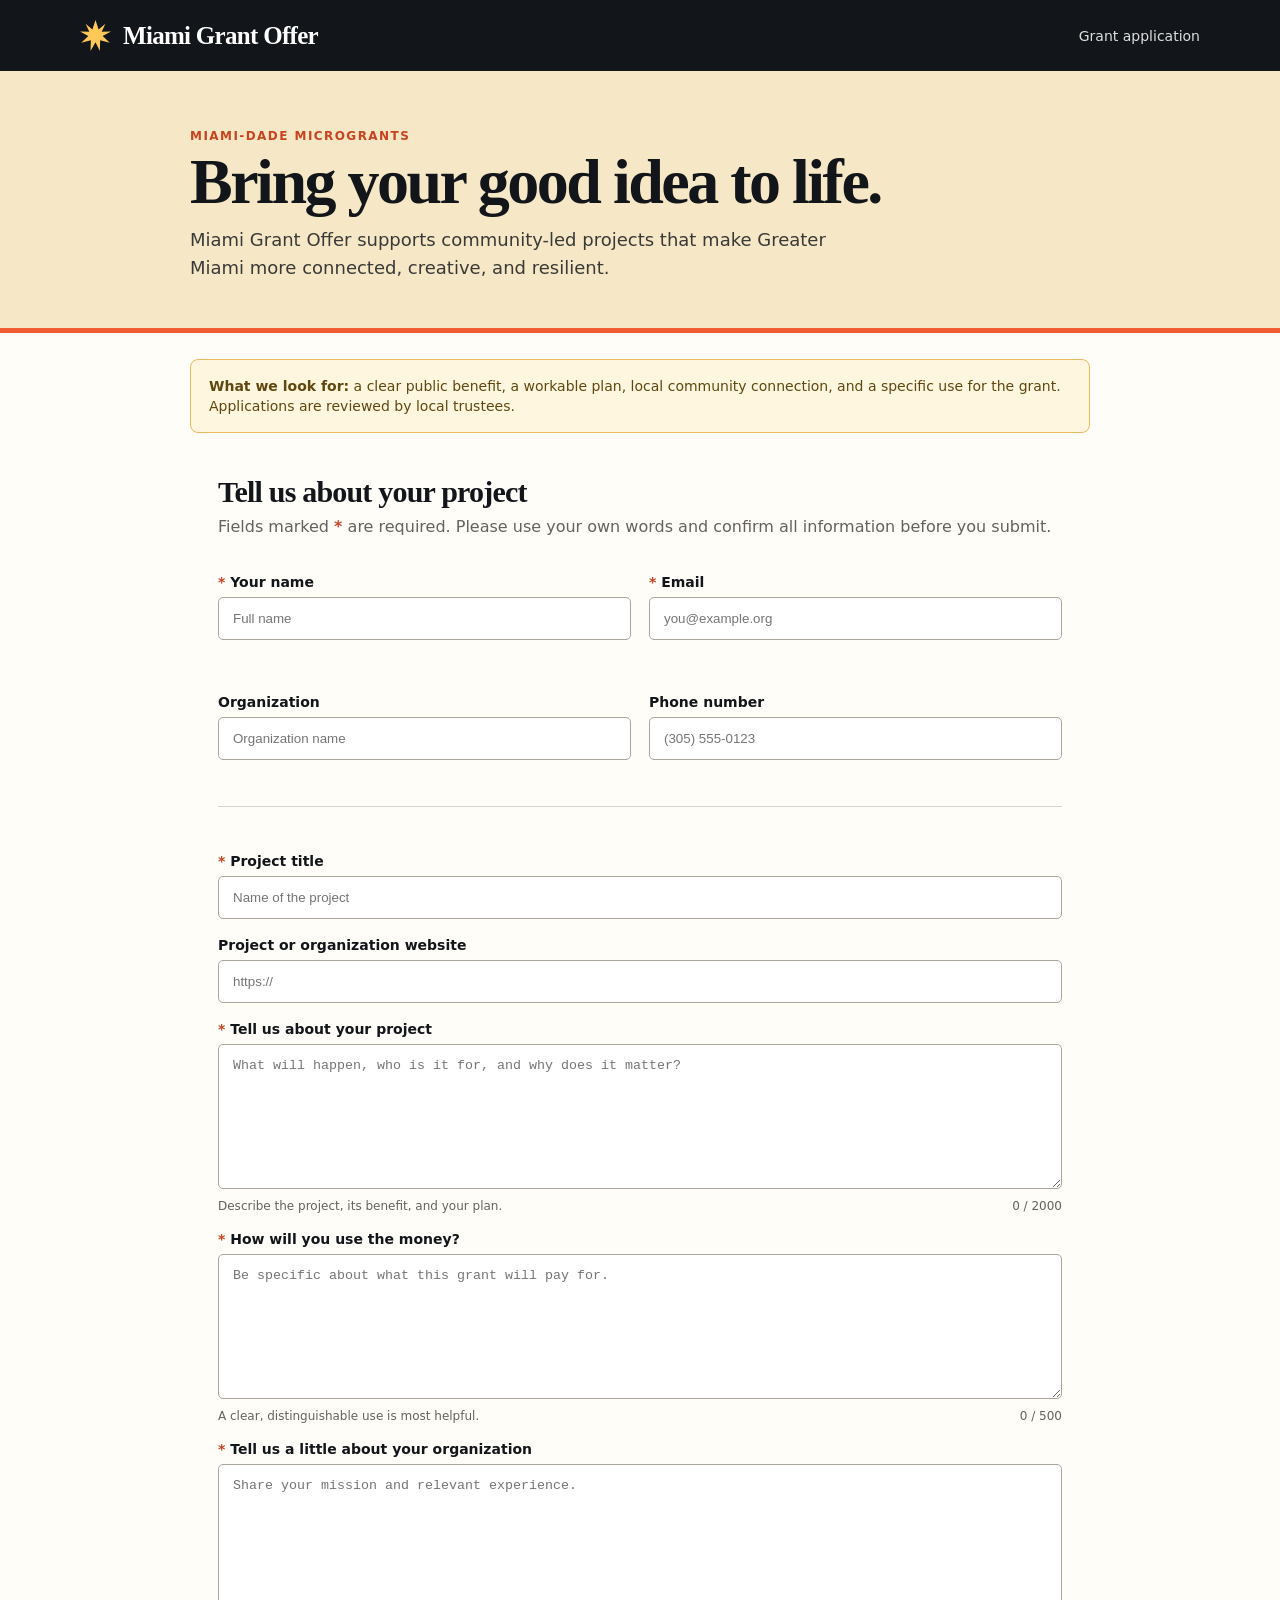
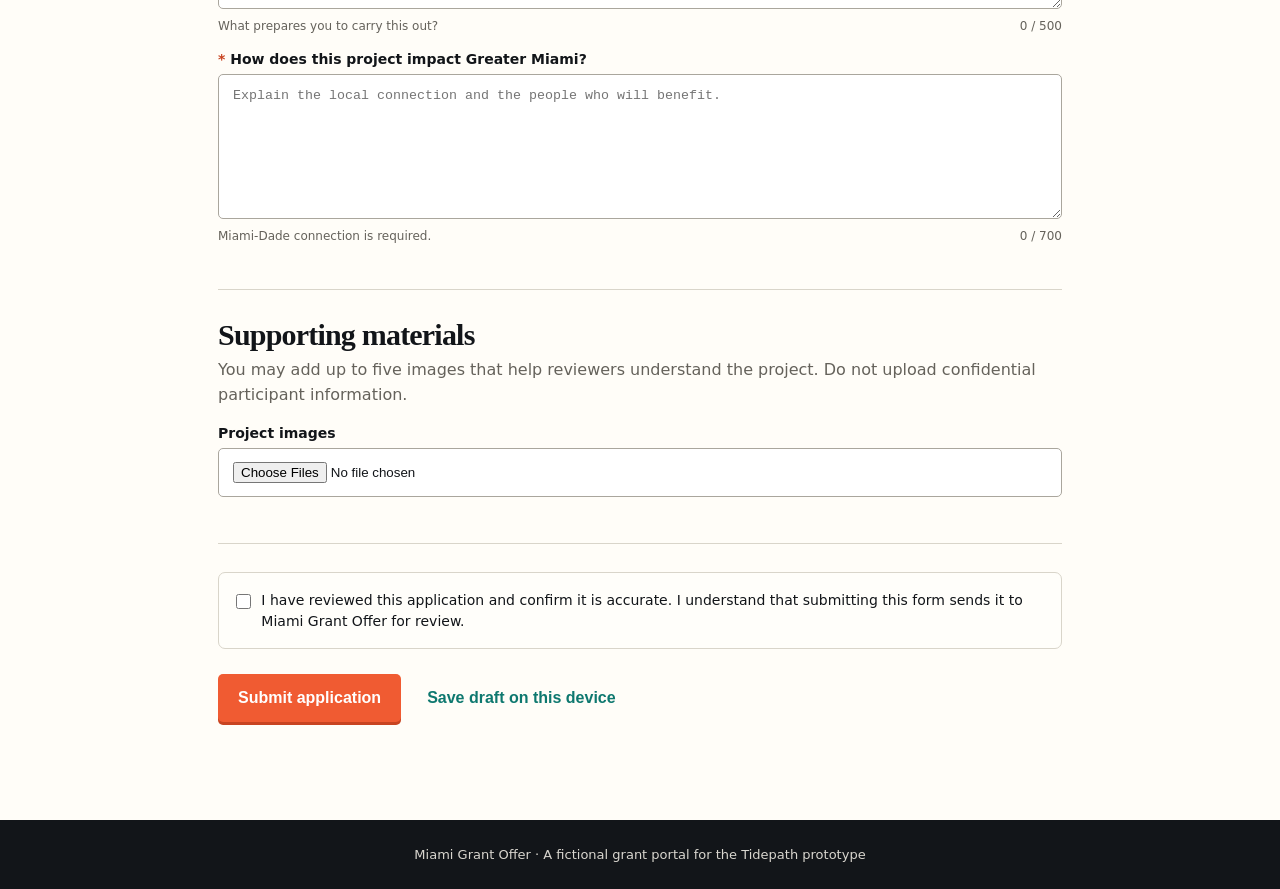
<file: miami-grant-offer/index.html>
<!doctype html>
<html lang="en">
<head>
  <meta charset="utf-8">
  <meta name="viewport" content="width=device-width, initial-scale=1">
  <title>Miami Grant Offer — Application</title>
  <style>
    :root { --ink:#121519; --paper:#fffdf8; --orange:#f05b32; --orange-dark:#c84421; --teal:#0e786f; --line:#d9d5ca; --muted:#65625b; --sun:#ffc857; }
    * { box-sizing:border-box; }
    body { margin:0; background:var(--paper); color:var(--ink); font-family:Inter, ui-sans-serif, system-ui, -apple-system, BlinkMacSystemFont, "Segoe UI", sans-serif; }
    .site-header { background:var(--ink); color:white; padding:20px max(28px, calc((100vw - 1120px)/2)); display:flex; align-items:center; justify-content:space-between; gap:20px; }
    .brand { display:flex; align-items:center; gap:12px; font-family:Georgia, serif; font-size:25px; font-weight:700; letter-spacing:-.7px; }
    .burst { width:31px; height:31px; background:var(--sun); clip-path:polygon(50% 0,60% 31%,82% 12%,70% 38%,100% 37%,73% 52%,96% 73%,65% 65%,64% 100%,50% 72%,34% 100%,35% 65%,4% 73%,27% 52%,0 37%,30% 38%,18% 12%,40% 31%); }
    .site-header a { color:#fff; text-decoration:none; font-size:14px; opacity:.86; }
    .hero { background:#f6e7c6; border-bottom:5px solid var(--orange); padding:58px 28px 46px; }
    .hero-inner, .application { width:min(100%, 900px); margin:0 auto; }
    .eyebrow { color:var(--orange-dark); text-transform:uppercase; letter-spacing:.12em; font-weight:800; font-size:12px; }
    h1 { margin:8px 0 12px; font:700 clamp(40px,6vw,64px)/.98 Georgia, serif; letter-spacing:-2.5px; }
    .hero p { margin:0; max-width:650px; color:#393a37; font-size:18px; line-height:1.55; }
    .notice { width:min(100%, 900px); margin:26px auto 0; padding:16px 18px; border:1px solid #e9ba62; background:#fff6df; color:#60470f; border-radius:8px; font-size:14px; line-height:1.45; }
    .application { padding:42px 28px 70px; }
    .prefill { display:none; padding:14px 16px; margin-bottom:28px; background:#e6f6ed; border:1px solid #a8d9bd; border-radius:8px; color:#165a3e; font-size:14px; }
    .prefill.active { display:block; }
    h2 { margin:0 0 7px; font:700 30px/1.1 Georgia,serif; letter-spacing:-.8px; }
    .required { color:var(--orange-dark); font-weight:700; }
    .form-section { border-top:1px solid var(--line); padding:28px 0; }
    .form-section:first-of-type { border-top:0; padding-top:0; }
    .grid { display:grid; grid-template-columns:1fr 1fr; gap:18px; }
    label { display:block; margin:0 0 7px; font-weight:750; font-size:14px; }
    input, textarea, select { width:100%; padding:13px 14px; border:1px solid #aaa69d; border-radius:5px; background:white; color:var(--ink); font:16px/1.4 inherit; }
    input:focus, textarea:focus, select:focus { outline:3px solid rgba(240,91,50,.22); border-color:var(--orange); }
    textarea { min-height:145px; resize:vertical; }
    .field { margin:18px 0; }
    .field small { display:flex; justify-content:space-between; margin-top:6px; color:var(--muted); font-size:12px; }
    .help { margin:0 0 16px; color:var(--muted); line-height:1.55; }
    .check { display:flex; align-items:flex-start; gap:10px; padding:17px; border:1px solid var(--line); border-radius:7px; background:#fffefa; }
    .check input { width:19px; height:19px; margin:2px 0 0; accent-color:var(--teal); }
    .check label { margin:0; font-weight:500; line-height:1.45; }
    .actions { display:flex; align-items:center; gap:16px; padding-top:25px; }
    button { border:0; border-radius:5px; background:var(--orange); color:white; padding:15px 20px; font-weight:800; font-size:16px; cursor:pointer; box-shadow:0 3px 0 var(--orange-dark); }
    button:hover { background:var(--orange-dark); }
    .save { color:var(--teal); background:none; box-shadow:none; padding:10px; }
    #success { display:none; margin-top:26px; padding:20px; border-radius:8px; background:#e6f6ed; border:1px solid #a8d9bd; color:#155437; line-height:1.5; }
    footer { padding:27px; text-align:center; background:var(--ink); color:#d9d6cf; font-size:13px; }
    @media (max-width:650px) { .site-header { padding:18px 20px; } .site-header a { display:none; } .hero { padding:40px 20px 34px; } .application { padding:34px 20px 54px; } .grid { grid-template-columns:1fr; gap:0; } }
  </style>
</head>
<body>
  <header class="site-header">
    <div class="brand"><span class="burst"></span> Miami Grant Offer</div>
    <a href="#application">Grant application</a>
  </header>
  <section class="hero">
    <div class="hero-inner">
      <div class="eyebrow">Miami-Dade microgrants</div>
      <h1>Bring your good idea to life.</h1>
      <p>Miami Grant Offer supports community-led projects that make Greater Miami more connected, creative, and resilient.</p>
    </div>
  </section>
  <div class="notice"><strong>What we look for:</strong> a clear public benefit, a workable plan, local community connection, and a specific use for the grant. Applications are reviewed by local trustees.</div>
  <main id="application" class="application">
    <div id="prefill" class="prefill"><strong>Draft imported from Tidepath.</strong> Review every answer, add anything the funder needs, and submit only when you are ready.</div>
    <h2>Tell us about your project</h2>
    <p class="help">Fields marked <span class="required">*</span> are required. Please use your own words and confirm all information before you submit.</p>
    <form id="grant-form">
      <section class="form-section">
        <div class="grid">
          <div class="field"><label for="name"><span class="required">*</span> Your name</label><input id="name" required placeholder="Full name"></div>
          <div class="field"><label for="email"><span class="required">*</span> Email</label><input id="email" type="email" required placeholder="you@example.org"></div>
          <div class="field"><label for="organization">Organization</label><input id="organization" placeholder="Organization name"></div>
          <div class="field"><label for="phone">Phone number</label><input id="phone" type="tel" placeholder="(305) 555-0123"></div>
        </div>
      </section>
      <section class="form-section">
        <div class="field"><label for="title"><span class="required">*</span> Project title</label><input id="title" required maxlength="110" placeholder="Name of the project"></div>
        <div class="field"><label for="website">Project or organization website</label><input id="website" type="url" placeholder="https://"></div>
        <div class="field"><label for="project"><span class="required">*</span> Tell us about your project</label><textarea id="project" required maxlength="2000" placeholder="What will happen, who is it for, and why does it matter?"></textarea><small><span>Describe the project, its benefit, and your plan.</span><span id="project-count">0 / 2000</span></small></div>
        <div class="field"><label for="money"><span class="required">*</span> How will you use the money?</label><textarea id="money" required maxlength="500" placeholder="Be specific about what this grant will pay for."></textarea><small><span>A clear, distinguishable use is most helpful.</span><span id="money-count">0 / 500</span></small></div>
        <div class="field"><label for="about"><span class="required">*</span> Tell us a little about your organization</label><textarea id="about" required maxlength="500" placeholder="Share your mission and relevant experience."></textarea><small><span>What prepares you to carry this out?</span><span id="about-count">0 / 500</span></small></div>
        <div class="field"><label for="miami"><span class="required">*</span> How does this project impact Greater Miami?</label><textarea id="miami" required maxlength="700" placeholder="Explain the local connection and the people who will benefit."></textarea><small><span>Miami-Dade connection is required.</span><span id="miami-count">0 / 700</span></small></div>
      </section>
      <section class="form-section">
        <h2>Supporting materials</h2>
        <p class="help">You may add up to five images that help reviewers understand the project. Do not upload confidential participant information.</p>
        <div class="field"><label for="images">Project images</label><input id="images" type="file" accept="image/*" multiple></div>
      </section>
      <section class="form-section">
        <div class="check"><input id="confirm" type="checkbox" required><label for="confirm">I have reviewed this application and confirm it is accurate. I understand that submitting this form sends it to Miami Grant Offer for review.</label></div>
        <div class="actions"><button type="submit">Submit application</button><button class="save" type="button" id="save-draft">Save draft on this device</button></div>
        <div id="success"><strong>Application submitted for demo.</strong> In the real workflow, the funder receives the application only after this final human action.</div>
      </section>
    </form>
  </main>
  <footer>Miami Grant Offer · A fictional grant portal for the Tidepath prototype</footer>
  <script>
    const $ = id => document.getElementById(id);
    const counts = [['project',2000],['money',500],['about',500],['miami',700]];
    counts.forEach(([id,max]) => { const update = () => $(id + '-count').textContent = $(id).value.length + ' / ' + max; $(id).addEventListener('input', update); update(); });
    let imported = null;
    const sharedDraft = new URLSearchParams(window.location.search).get('draft');
    try {
      // A separate third-party domain cannot read Tidepath's local storage. In
      // this demo, only the approved application fields travel in the URL.
      imported = sharedDraft
        ? JSON.parse(decodeURIComponent(escape(atob(sharedDraft))))
        : JSON.parse(localStorage.getItem('miamiGrantOfferDraft') || 'null');
    } catch (error) { imported = null; }
    if (imported) {
      $('name').value = imported.name || 'Claudette Rivera'; $('email').value = imported.email || 'claudette@tidepath.org'; $('organization').value = imported.organization || 'Tidepath Family Alliance'; $('title').value = imported.title || 'Youth Wellness in Miami-Dade'; $('project').value = imported.project || ''; $('money').value = imported.money || ''; $('about').value = imported.about || ''; $('miami').value = imported.miami || '';
      $('prefill').classList.add('active'); counts.forEach(([id,max]) => $(id).dispatchEvent(new Event('input')));
    }
    $('save-draft').addEventListener('click', () => { localStorage.setItem('miamiGrantOfferForm', JSON.stringify(Object.fromEntries(new FormData($('grant-form'))))); $('save-draft').textContent = 'Draft saved'; });
    $('grant-form').addEventListener('submit', event => { event.preventDefault(); $('success').style.display = 'block'; $('success').scrollIntoView({ behavior:'smooth', block:'center' }); });
  </script>
</body>
</html>
</file>
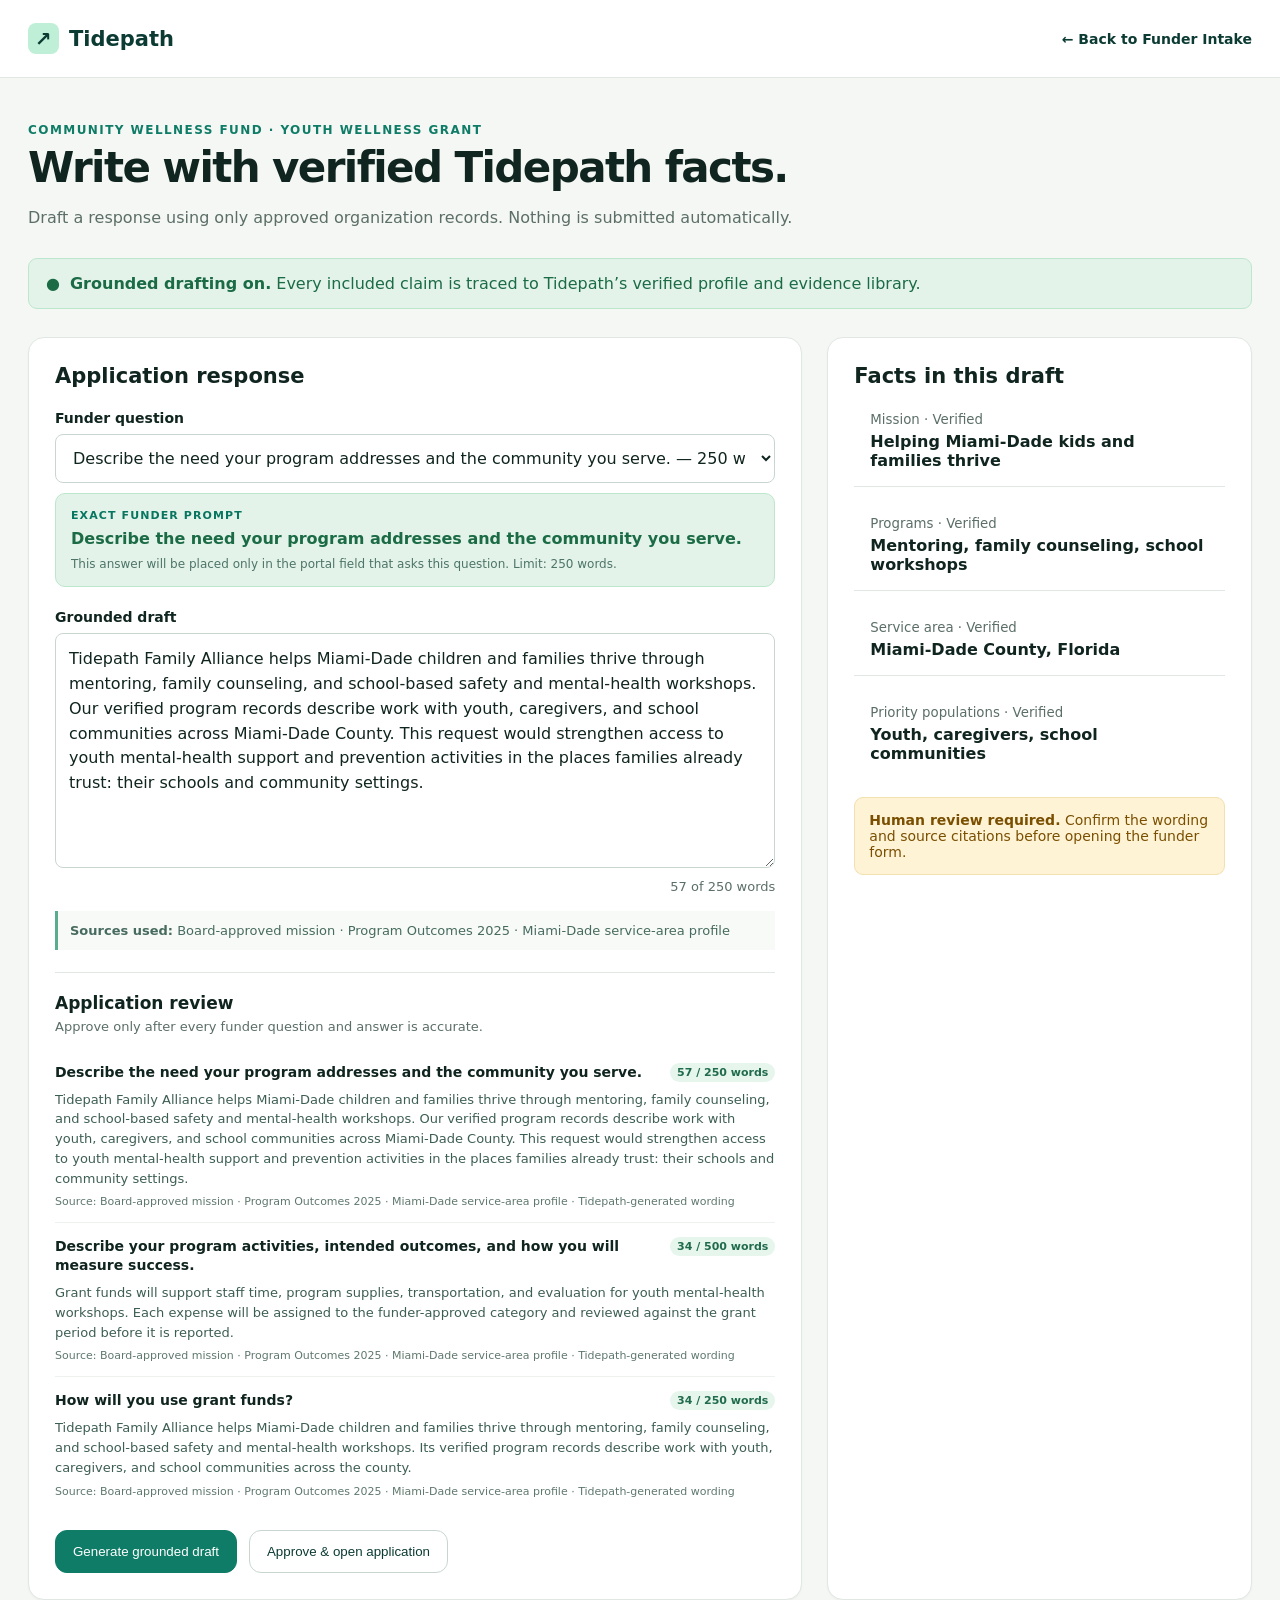
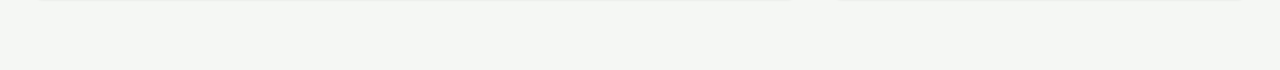
<file: grant-writer.html>
<!doctype html>
<html lang="en">
<head>
  <meta charset="utf-8">
  <meta name="viewport" content="width=device-width, initial-scale=1">
  <title>Grant Writer — Tidepath</title>
  <style>
    :root{--pine:#0c3c32;--green:#07856f;--mint:#e4f5ed;--ink:#172f27;--muted:#657c73;--line:#dbe7e1;--paper:#f8faf8;--amber:#fff1d4}
    *{box-sizing:border-box} body{margin:0;background:var(--paper);color:var(--ink);font-family:Inter,Arial,sans-serif} header{height:78px;background:#fff;border-bottom:1px solid var(--line);display:flex;align-items:center;justify-content:space-between;padding:0 max(28px,calc((100vw - 1300px)/2));gap:18px}.brand{font-weight:800;font-size:21px;color:var(--pine);display:flex;gap:10px;align-items:center;text-decoration:none}.mark{width:31px;height:31px;border-radius:8px;background:#b8efd4;color:var(--pine);display:grid;place-items:center;font-size:20px}.back{color:#087560;text-decoration:none;font-weight:700;font-size:14px}.layout{max-width:1180px;margin:0 auto;padding:45px 28px 70px}.eyebrow{color:var(--green);font-size:12px;text-transform:uppercase;font-weight:850;letter-spacing:.12em}h1{font-size:42px;line-height:1.05;margin:9px 0 11px;letter-spacing:-1.6px}p{color:var(--muted);line-height:1.5}.status{background:#e9f8f0;color:#166044;border:1px solid #bce7cd;border-radius:9px;padding:15px 17px;margin:28px 0;display:flex;gap:10px}.grid{display:grid;grid-template-columns:1.55fr .85fr;gap:25px}.card{background:#fff;border:1px solid var(--line);border-radius:15px;padding:26px;box-shadow:0 8px 25px rgba(18,58,45,.035)}h2{font-size:21px;margin:0 0 8px}label{display:block;font-weight:750;font-size:14px;margin:22px 0 8px}select,textarea{width:100%;font:inherit;border:1px solid #b9d3c8;border-radius:8px;padding:13px;background:white;color:var(--ink)}textarea{min-height:235px;line-height:1.55;resize:vertical}.source{background:#f3faf6;border-radius:9px;padding:14px;border:1px solid #d1e9dc;font-size:14px;color:#376c5d}.source strong{color:var(--pine)}.actions{display:flex;gap:12px;margin-top:18px;flex-wrap:wrap}button{font:700 15px inherit;border-radius:8px;padding:13px 17px;cursor:pointer;border:1px solid #0b7e69;background:#07856f;color:white}button.secondary{background:white;color:#087560;border-color:#acd9cb}.details{display:grid;gap:13px}.detail{padding:16px;border-bottom:1px solid var(--line)}.detail:last-child{border:0}.detail small{display:block;color:var(--muted);margin-bottom:5px}.cite{font-size:13px;background:#f8faf8;border-left:3px solid #59ad8e;padding:12px;margin-top:17px;color:#476b5e}.warning{background:var(--amber);border:1px solid #eac978;color:#775415;border-radius:9px;padding:14px;font-size:14px;margin-top:18px}.word{font-size:13px;color:var(--muted);text-align:right;margin-top:7px}@media(max-width:800px){.grid{grid-template-columns:1fr}h1{font-size:35px}.layout{padding:32px 18px}header{padding:0 18px}}
  </style>
  <style>
    .prompt-review{margin:10px 0 18px;padding:15px;border:1px solid #b7ddcc;border-radius:10px;background:#f1faf5}.prompt-label{color:#087560;font-size:11px;font-weight:850;letter-spacing:.1em;text-transform:uppercase}.prompt-text{margin-top:6px;font-size:16px;font-weight:750;line-height:1.38}.prompt-help{margin-top:7px;color:#4d7467;font-size:12px}.application-review{margin-top:22px;padding-top:20px;border-top:1px solid var(--line)}.application-review h3{margin:0;font-size:17px}.application-review>p{margin:4px 0 12px;font-size:13px}.review-question{padding:14px 0;border-top:1px solid #edf2ef}.review-question:first-of-type{border-top:0}.review-question-head{display:flex;justify-content:space-between;gap:12px;align-items:flex-start}.review-question b{font-size:14px;line-height:1.35}.review-question span{flex:0 0 auto;padding:3px 7px;border-radius:10px;background:#e6f6ed;color:#216b4d;font-size:11px;font-weight:800}.review-answer{margin:8px 0 0;color:#3d5e53;font-size:13px;line-height:1.52}.review-source{margin-top:7px;color:#5f786e;font-size:11px}
  </style>
  <link rel="stylesheet" href="./tidepath-evergreen-tokens.css">
  <style>
    body{background:var(--canvas);color:var(--ink);font-family:var(--font-ui)}header{border-bottom-color:var(--line)}.brand,.back{color:var(--evergreen)}.mark{background:var(--seafoam);color:var(--evergreen)}h1,h2,h3{font-family:var(--font-display);color:var(--ink)}.layout{max-width:1290px}.card{border-radius:var(--radius-lg);box-shadow:var(--shadow)}button{border-radius:var(--radius-md);border-color:var(--tide);background:var(--tide)}button.secondary{border-color:var(--line-strong);color:var(--evergreen)}.status,.source,.prompt-review{border-color:var(--success-line);background:var(--success-bg);color:var(--success-fg)}.warning{border-color:var(--attention-line);background:var(--attention-bg);color:var(--attention-fg)}select,textarea{border-color:var(--line-strong);border-radius:var(--radius-sm)}
  </style>
</head>
<body>
  <header><a class="brand" href="index.html?view=overview" aria-label="Tidepath home — Overview"><span class="mark">↗</span> Tidepath</a><a class="back" href="index.html">← Back to Funder Intake</a></header>
  <main class="layout">
    <div class="eyebrow">Community Wellness Fund · Youth Wellness Grant</div>
    <h1>Write with verified Tidepath facts.</h1>
    <p>Draft a response using only approved organization records. Nothing is submitted automatically.</p>
    <div class="status">● <span><strong>Grounded drafting on.</strong> Every included claim is traced to Tidepath’s verified profile and evidence library.</span></div>
    <div class="grid">
      <section class="card">
        <h2>Application response</h2>
        <label for="question">Funder question</label>
        <select id="question"><option value="need">Describe the need your program addresses and the community you serve. — 250 words</option><option value="program">Describe your program activities, intended outcomes, and how you will measure success. — 500 words</option><option value="budget">How will you use grant funds? — 250 words</option><option value="impact" hidden>How does this project impact Greater Miami? — 700 characters</option></select>
        <div class="prompt-review"><div class="prompt-label">Exact funder prompt</div><div class="prompt-text" id="prompt-text"></div><div class="prompt-help" id="prompt-help"></div></div>
        <label for="draft">Grounded draft</label>
        <textarea id="draft">Tidepath Family Alliance helps Miami-Dade children and families thrive through mentoring, family counseling, and school-based safety and mental-health workshops. Our verified program records describe work with youth, caregivers, and school communities across Miami-Dade County. This request would strengthen access to youth mental-health support and prevention activities in the places families already trust: their schools and community settings.</textarea>
        <div id="word" class="word"></div>
        <div class="cite"><strong>Sources used:</strong> Board-approved mission · Program Outcomes 2025 · Miami-Dade service-area profile</div>
        <section class="application-review"><h3>Application review</h3><p>Approve only after every funder question and answer is accurate.</p><div id="review-list"></div></section>
        <div class="actions"><button id="generate" type="button">Generate grounded draft</button><button id="approve" class="secondary" type="button">Approve & open application</button></div>
      </section>
      <aside class="card"><h2>Facts in this draft</h2><div class="details"><div class="detail"><small>Mission · Verified</small><strong>Helping Miami-Dade kids and families thrive</strong></div><div class="detail"><small>Programs · Verified</small><strong>Mentoring, family counseling, school workshops</strong></div><div class="detail"><small>Service area · Verified</small><strong>Miami-Dade County, Florida</strong></div><div class="detail"><small>Priority populations · Verified</small><strong>Youth, caregivers, school communities</strong></div></div><div class="warning"><strong>Human review required.</strong> Confirm the wording and source citations before opening the funder form.</div></aside>
    </div>
  </main>
  <script>
    const draft=document.getElementById('draft'), question=document.getElementById('question'), word=document.getElementById('word'), promptText=document.getElementById('prompt-text'), promptHelp=document.getElementById('prompt-help'), reviewList=document.getElementById('review-list');
    const isMiami = new URLSearchParams(window.location.search).get('opportunity') === 'miami';
    const responses={need:'Tidepath Family Alliance helps Miami-Dade children and families thrive through mentoring, family counseling, and school-based safety and mental-health workshops. Our verified program records describe work with youth, caregivers, and school communities across Miami-Dade County. This request would strengthen access to youth mental-health support and prevention activities in the places families already trust: their schools and community settings.',program:'Grant funds will support staff time, program supplies, transportation, and evaluation for youth mental-health workshops. Each expense will be assigned to the funder-approved category and reviewed against the grant period before it is reported.',budget:'Tidepath Family Alliance helps Miami-Dade children and families thrive through mentoring, family counseling, and school-based safety and mental-health workshops. Its verified program records describe work with youth, caregivers, and school communities across the county.',impact:'This project serves young people, caregivers, and school communities in Miami-Dade County, Florida, strengthening access to practical youth mental-health support in the places families already trust.'};
    const genericPrompts={need:{prompt:'Describe the need your program addresses and the community you serve.',limit:250,unit:'words'},program:{prompt:'Describe your program activities, intended outcomes, and how you will measure success.',limit:500,unit:'words'},budget:{prompt:'How will you use grant funds?',limit:250,unit:'words'}};
    const miamiPrompts={need:{prompt:'Tell us about your project.',limit:2000,unit:'characters'},program:{prompt:'How will you use the money?',limit:500,unit:'characters'},budget:{prompt:'Tell us a little about your organization.',limit:500,unit:'characters'},impact:{prompt:'How does this project impact Greater Miami?',limit:700,unit:'characters'}};
    const prompts=isMiami?miamiPrompts:genericPrompts;
    const sourceLabel='Board-approved mission · Program Outcomes 2025 · Miami-Dade service-area profile';
    const escapeHtml=value=>String(value||'').replace(/[&<>"']/g,char=>({'&':'&amp;','<':'&lt;','>':'&gt;','"':'&quot;',"'":'&#39;'}[char]));
    if (isMiami) {
      document.querySelector('.eyebrow').textContent = 'MIAMI GRANT OFFER · YOUTH WELLNESS MICROGRANT';
      question.options[0].textContent = 'Tell us about your project. — 2,000 characters';
      question.options[1].textContent = 'How will you use the money? — 500 characters';
      question.options[2].textContent = 'Tell us a little about your organization. — 500 characters';
      question.options[3].hidden = false;
    }
    const answers={...responses};
    function countValue(value, unit){return unit==='characters'?value.length:value.trim().split(/\s+/).filter(Boolean).length;}
    function updatePrompt(){const current=prompts[question.value];promptText.textContent=current.prompt;promptHelp.textContent='This answer will be placed only in the portal field that asks this question. Limit: '+current.limit.toLocaleString()+' '+current.unit+'.';}
    function renderReview(){reviewList.innerHTML=Object.entries(prompts).map(([key,item])=>{const count=countValue(answers[key],item.unit);return `<article class="review-question"><div class="review-question-head"><b>${escapeHtml(item.prompt)}</b><span>${count.toLocaleString()} / ${item.limit.toLocaleString()} ${item.unit}</span></div><p class="review-answer">${escapeHtml(answers[key])}</p><div class="review-source">Source: ${escapeHtml(sourceLabel)} · Tidepath-generated wording</div></article>`;}).join('');}
    function updateCount(){const current=prompts[question.value];word.textContent=countValue(draft.value,current.unit).toLocaleString()+' of '+current.limit.toLocaleString()+' '+current.unit;}
    function syncCurrentAnswer(){answers[question.value]=draft.value;updateCount();renderReview();}
    draft.value=answers.need;updatePrompt();updateCount();renderReview();
    question.addEventListener('change',()=>{draft.value=answers[question.value]||'';updatePrompt();updateCount();});
    draft.addEventListener('input',syncCurrentAnswer);
    document.getElementById('generate').addEventListener('click',()=>{draft.value=responses[question.value];syncCurrentAnswer();});
    document.getElementById('approve').addEventListener('click',()=>{syncCurrentAnswer();const application={name:'Claudette Rivera',email:'claudette@tidepath.org',organization:'Tidepath Family Alliance',title:'Youth Wellness in Miami-Dade',project:answers.need,money:answers.program,about:answers.budget,miami:answers.impact,sources:['Board-approved mission','Program Outcomes 2025','Miami-Dade service-area profile'],generatedFields:['project','money','about','miami']};window.postMessage({type:'TIDEPATH_APPROVED_DRAFT',payload:application},window.location.origin);try{localStorage.setItem('miamiGrantOfferDraft',JSON.stringify(application));}catch(error){}const portalUrl=new URL('miami-grant-offer.html',window.location.href);portalUrl.searchParams.set('from','tidepath');window.open(portalUrl.href,'_blank','noopener,noreferrer');});
  </script>
</body>
</html>
</file>
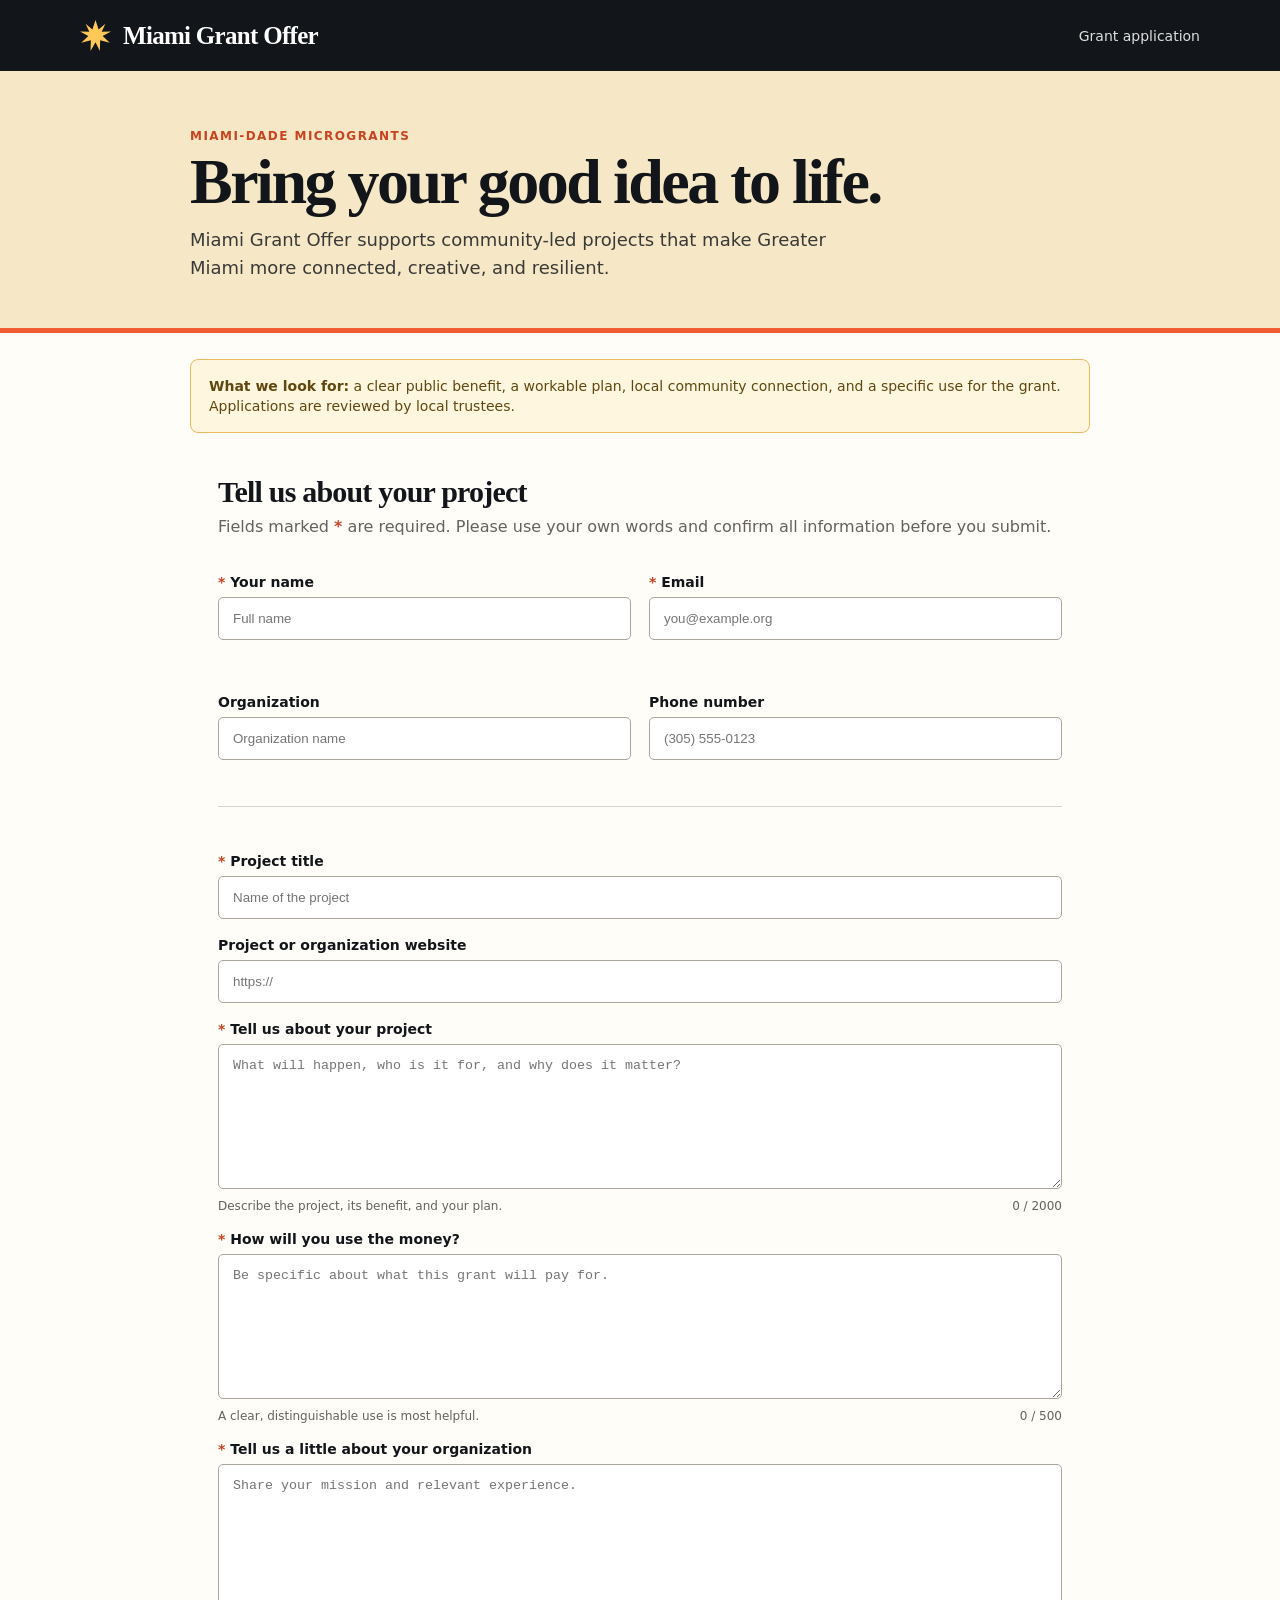
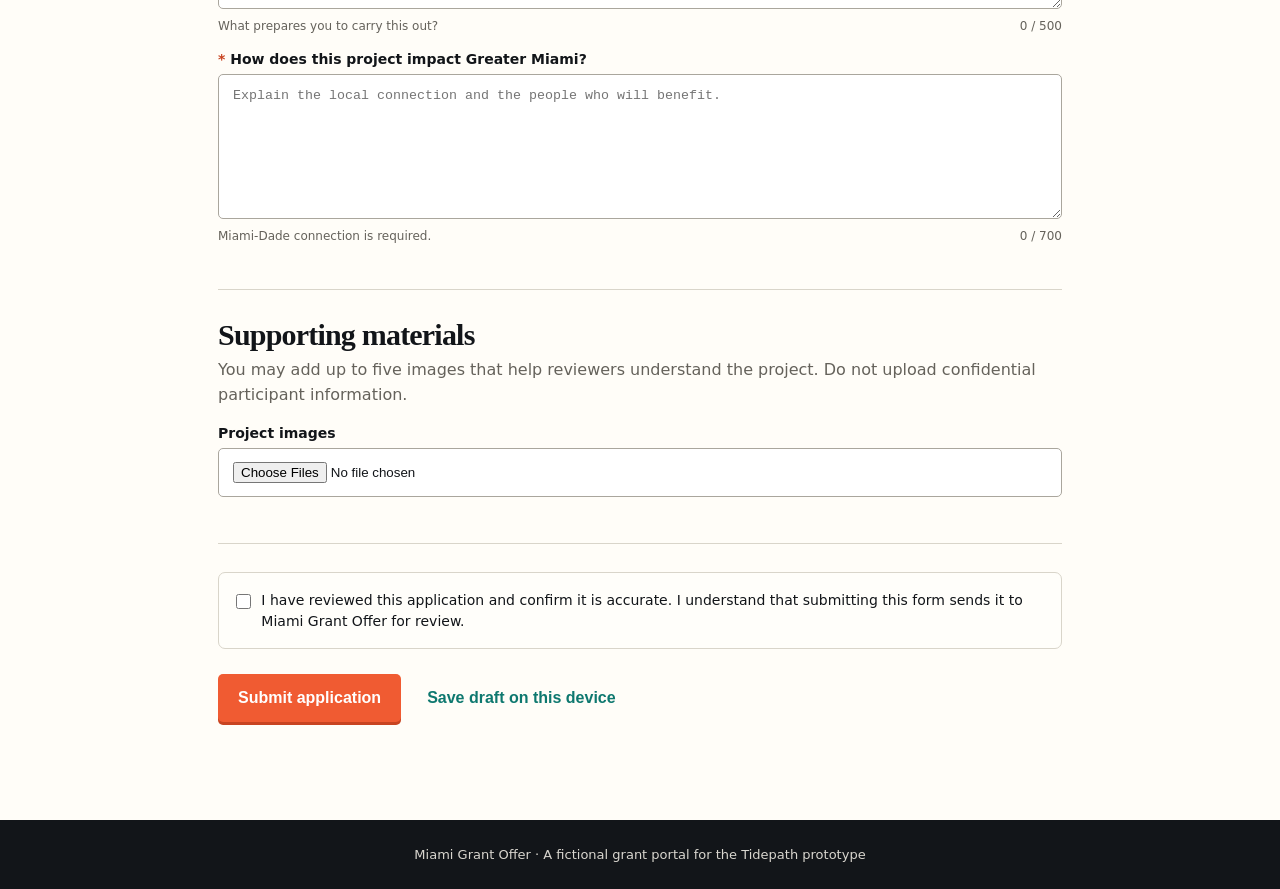
<file: miami-grant-offer.html>
<!doctype html>
<html lang="en">
<head>
  <meta charset="utf-8">
  <meta name="viewport" content="width=device-width, initial-scale=1">
  <title>Miami Grant Offer — Application</title>
  <style>
    :root { --ink:#121519; --paper:#fffdf8; --orange:#f05b32; --orange-dark:#c84421; --teal:#0e786f; --line:#d9d5ca; --muted:#65625b; --sun:#ffc857; }
    * { box-sizing:border-box; }
    body { margin:0; background:var(--paper); color:var(--ink); font-family:Inter, ui-sans-serif, system-ui, -apple-system, BlinkMacSystemFont, "Segoe UI", sans-serif; }
    .site-header { background:var(--ink); color:white; padding:20px max(28px, calc((100vw - 1120px)/2)); display:flex; align-items:center; justify-content:space-between; gap:20px; }
    .brand { display:flex; align-items:center; gap:12px; font-family:Georgia, serif; font-size:25px; font-weight:700; letter-spacing:-.7px; }
    .burst { width:31px; height:31px; background:var(--sun); clip-path:polygon(50% 0,60% 31%,82% 12%,70% 38%,100% 37%,73% 52%,96% 73%,65% 65%,64% 100%,50% 72%,34% 100%,35% 65%,4% 73%,27% 52%,0 37%,30% 38%,18% 12%,40% 31%); }
    .site-header a { color:#fff; text-decoration:none; font-size:14px; opacity:.86; }
    .hero { background:#f6e7c6; border-bottom:5px solid var(--orange); padding:58px 28px 46px; }
    .hero-inner, .application { width:min(100%, 900px); margin:0 auto; }
    .eyebrow { color:var(--orange-dark); text-transform:uppercase; letter-spacing:.12em; font-weight:800; font-size:12px; }
    h1 { margin:8px 0 12px; font:700 clamp(40px,6vw,64px)/.98 Georgia, serif; letter-spacing:-2.5px; }
    .hero p { margin:0; max-width:650px; color:#393a37; font-size:18px; line-height:1.55; }
    .notice { width:min(100%, 900px); margin:26px auto 0; padding:16px 18px; border:1px solid #e9ba62; background:#fff6df; color:#60470f; border-radius:8px; font-size:14px; line-height:1.45; }
    .application { padding:42px 28px 70px; }
    .prefill { display:none; padding:14px 16px; margin-bottom:28px; background:#e6f6ed; border:1px solid #a8d9bd; border-radius:8px; color:#165a3e; font-size:14px; }
    .prefill.active { display:block; }
    h2 { margin:0 0 7px; font:700 30px/1.1 Georgia,serif; letter-spacing:-.8px; }
    .required { color:var(--orange-dark); font-weight:700; }
    .form-section { border-top:1px solid var(--line); padding:28px 0; }
    .form-section:first-of-type { border-top:0; padding-top:0; }
    .grid { display:grid; grid-template-columns:1fr 1fr; gap:18px; }
    label { display:block; margin:0 0 7px; font-weight:750; font-size:14px; }
    input, textarea, select { width:100%; padding:13px 14px; border:1px solid #aaa69d; border-radius:5px; background:white; color:var(--ink); font:16px/1.4 inherit; }
    input:focus, textarea:focus, select:focus { outline:3px solid rgba(240,91,50,.22); border-color:var(--orange); }
    textarea { min-height:145px; resize:vertical; }
    .field { margin:18px 0; }
    .field small { display:flex; justify-content:space-between; margin-top:6px; color:var(--muted); font-size:12px; }
    .help { margin:0 0 16px; color:var(--muted); line-height:1.55; }
    .check { display:flex; align-items:flex-start; gap:10px; padding:17px; border:1px solid var(--line); border-radius:7px; background:#fffefa; }
    .check input { width:19px; height:19px; margin:2px 0 0; accent-color:var(--teal); }
    .check label { margin:0; font-weight:500; line-height:1.45; }
    .actions { display:flex; align-items:center; gap:16px; padding-top:25px; }
    button { border:0; border-radius:5px; background:var(--orange); color:white; padding:15px 20px; font-weight:800; font-size:16px; cursor:pointer; box-shadow:0 3px 0 var(--orange-dark); }
    button:hover { background:var(--orange-dark); }
    .save { color:var(--teal); background:none; box-shadow:none; padding:10px; }
    #success { display:none; margin-top:26px; padding:20px; border-radius:8px; background:#e6f6ed; border:1px solid #a8d9bd; color:#155437; line-height:1.5; }
    footer { padding:27px; text-align:center; background:var(--ink); color:#d9d6cf; font-size:13px; }
    @media (max-width:650px) { .site-header { padding:18px 20px; } .site-header a { display:none; } .hero { padding:40px 20px 34px; } .application { padding:34px 20px 54px; } .grid { grid-template-columns:1fr; gap:0; } }
  </style>
</head>
<body>
  <header class="site-header">
    <div class="brand"><span class="burst"></span> Miami Grant Offer</div>
    <a href="#application">Grant application</a>
  </header>
  <section class="hero">
    <div class="hero-inner">
      <div class="eyebrow">Miami-Dade microgrants</div>
      <h1>Bring your good idea to life.</h1>
      <p>Miami Grant Offer supports community-led projects that make Greater Miami more connected, creative, and resilient.</p>
    </div>
  </section>
  <div class="notice"><strong>What we look for:</strong> a clear public benefit, a workable plan, local community connection, and a specific use for the grant. Applications are reviewed by local trustees.</div>
  <main id="application" class="application">
    <div id="prefill" class="prefill"><strong>Draft imported from Tidepath.</strong> Review every answer, add anything the funder needs, and submit only when you are ready.</div>
    <h2>Tell us about your project</h2>
    <p class="help">Fields marked <span class="required">*</span> are required. Please use your own words and confirm all information before you submit.</p>
    <form id="grant-form">
      <section class="form-section">
        <div class="grid">
          <div class="field"><label for="name"><span class="required">*</span> Your name</label><input id="name" required placeholder="Full name"></div>
          <div class="field"><label for="email"><span class="required">*</span> Email</label><input id="email" type="email" required placeholder="you@example.org"></div>
          <div class="field"><label for="organization">Organization</label><input id="organization" placeholder="Organization name"></div>
          <div class="field"><label for="phone">Phone number</label><input id="phone" type="tel" placeholder="(305) 555-0123"></div>
        </div>
      </section>
      <section class="form-section">
        <div class="field"><label for="title"><span class="required">*</span> Project title</label><input id="title" required maxlength="110" placeholder="Name of the project"></div>
        <div class="field"><label for="website">Project or organization website</label><input id="website" type="url" placeholder="https://"></div>
        <div class="field"><label for="project"><span class="required">*</span> Tell us about your project</label><textarea id="project" required maxlength="2000" placeholder="What will happen, who is it for, and why does it matter?"></textarea><small><span>Describe the project, its benefit, and your plan.</span><span id="project-count">0 / 2000</span></small></div>
        <div class="field"><label for="money"><span class="required">*</span> How will you use the money?</label><textarea id="money" required maxlength="500" placeholder="Be specific about what this grant will pay for."></textarea><small><span>A clear, distinguishable use is most helpful.</span><span id="money-count">0 / 500</span></small></div>
        <div class="field"><label for="about"><span class="required">*</span> Tell us a little about your organization</label><textarea id="about" required maxlength="500" placeholder="Share your mission and relevant experience."></textarea><small><span>What prepares you to carry this out?</span><span id="about-count">0 / 500</span></small></div>
        <div class="field"><label for="miami"><span class="required">*</span> How does this project impact Greater Miami?</label><textarea id="miami" required maxlength="700" placeholder="Explain the local connection and the people who will benefit."></textarea><small><span>Miami-Dade connection is required.</span><span id="miami-count">0 / 700</span></small></div>
      </section>
      <section class="form-section">
        <h2>Supporting materials</h2>
        <p class="help">You may add up to five images that help reviewers understand the project. Do not upload confidential participant information.</p>
        <div class="field"><label for="images">Project images</label><input id="images" type="file" accept="image/*" multiple></div>
      </section>
      <section class="form-section">
        <div class="check"><input id="confirm" type="checkbox" required><label for="confirm">I have reviewed this application and confirm it is accurate. I understand that submitting this form sends it to Miami Grant Offer for review.</label></div>
        <div class="actions"><button type="submit">Submit application</button><button class="save" type="button" id="save-draft">Save draft on this device</button></div>
        <div id="success"><strong>Application submitted for demo.</strong> In the real workflow, the funder receives the application only after this final human action.</div>
      </section>
    </form>
  </main>
  <footer>Miami Grant Offer · A fictional grant portal for the Tidepath prototype</footer>
  <script>
    const $ = id => document.getElementById(id);
    const counts = [['project',2000],['money',500],['about',500],['miami',700]];
    counts.forEach(([id,max]) => { const update = () => $(id + '-count').textContent = $(id).value.length + ' / ' + max; $(id).addEventListener('input', update); update(); });
    let imported = null;
    // The local application preview receives an approved draft through shared
    // same-origin storage. The URL fallback only supports legacy demo links.
    try {
      const sharedDraft = new URLSearchParams(window.location.search).get('draft');
      imported = sharedDraft ? JSON.parse(decodeURIComponent(escape(atob(sharedDraft)))) : JSON.parse(localStorage.getItem('miamiGrantOfferDraft') || 'null');
    } catch (error) { imported = null; }
    if (imported) {
      $('name').value = imported.name || 'Claudette Rivera'; $('email').value = imported.email || 'claudette@tidepath.org'; $('organization').value = imported.organization || 'Tidepath Family Alliance'; $('title').value = imported.title || 'Youth Wellness in Miami-Dade'; $('project').value = imported.project || ''; $('money').value = imported.money || ''; $('about').value = imported.about || ''; $('miami').value = imported.miami || '';
      $('prefill').classList.add('active'); $('prefill').innerHTML = '<strong>Approved Tidepath draft imported.</strong> This fictional portal is part of the Candid sample-data demo. Review every answer, add anything the funder needs, and submit only when you are ready.'; counts.forEach(([id,max]) => $(id).dispatchEvent(new Event('input')));
    }
    $('save-draft').addEventListener('click', () => { localStorage.setItem('miamiGrantOfferForm', JSON.stringify(Object.fromEntries(new FormData($('grant-form'))))); $('save-draft').textContent = 'Draft saved'; });
    $('grant-form').addEventListener('submit', event => { event.preventDefault(); $('success').style.display = 'block'; $('success').scrollIntoView({ behavior:'smooth', block:'center' }); });
  </script>
</body>
</html>
</file>
<file: tidepath-evergreen-tokens.css>
/* Tidepath Evergreen palette tokens, adapted from the supplied Hackathon reference. */
:root {
  --evergreen: #0B3B33;
  --evergreen-hover: #134A40;
  --tide: #0E7C66;
  --tide-dark: #0B6E5A;
  --seafoam: #BFEFD6;

  --ink: #10251F;
  --ink-soft: #2E4A41;
  --muted: #5B6E67;
  --line-strong: #C9D6CF;
  --line: #E1E7E3;
  --divider: #EEF2EF;
  --soft: #F1F5F2;
  --canvas: #F5F7F4;
  --paper: #FFFFFF;

  --side-text: #CFE3DA;
  --side-muted: #A9C7BB;

  --success-fg: #1B6B45;
  --success-bg: #E3F3EA;
  --success-line: #BCE7CD;
  --attention-fg: #7A4F00;
  --attention-bg: #FFF3D6;
  --attention-line: #F4DFAE;
  --attention-bar: #D08A12;
  --critical-fg: #A63A22;
  --critical-bg: #FCEBE5;
  --critical-line: #F3CFC2;
  --info-fg: #24496B;
  --info-bg: #EAF1F8;
  --info-line: #D3E1EE;
  --info-data: #4A7FB0;
  --neutral-fg: #2E4A41;
  --neutral-bg: #F1F5F2;
  --neutral-line: #DDE5E0;
  --highlight: #F2B544;
  --highlight-ink: #3D2A00;

  --radius-sm: 8px;
  --radius-md: 12px;
  --radius-lg: 16px;
  --font-ui: Inter, system-ui, -apple-system, BlinkMacSystemFont, "Segoe UI", sans-serif;
  --font-display: "Bricolage Grotesque", Inter, system-ui, sans-serif;

  /* Existing app aliases */
  --evergreen-2: var(--evergreen-hover);
  --teal: var(--tide);
  --teal-dark: var(--tide-dark);
  --mint: var(--success-bg);
  --amber: var(--attention-bg);
  --amber-line: var(--attention-line);
  --amber-ink: var(--attention-fg);
  --shadow: 0 1px 2px rgba(16, 37, 31, .04);

  /* Grant Writer aliases */
  --pine: var(--evergreen);
  --green: var(--tide);
}
</file>
